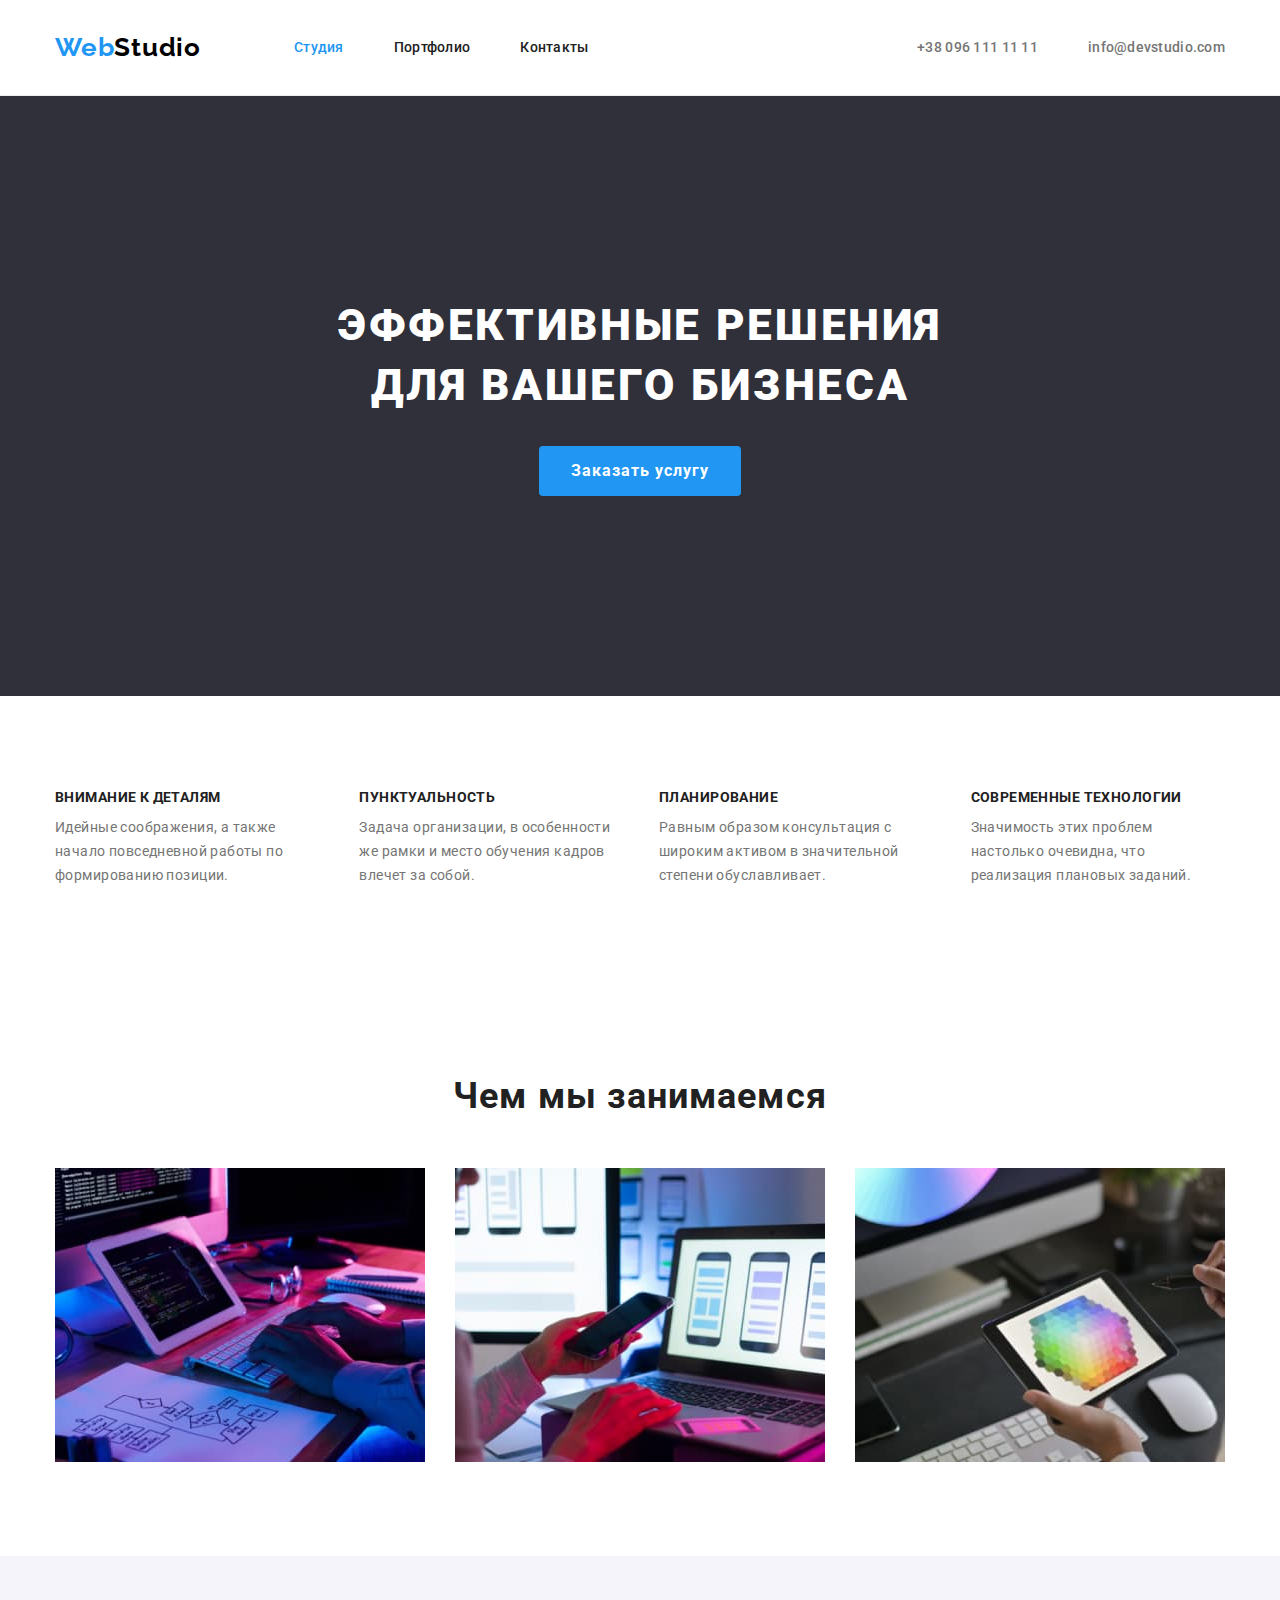
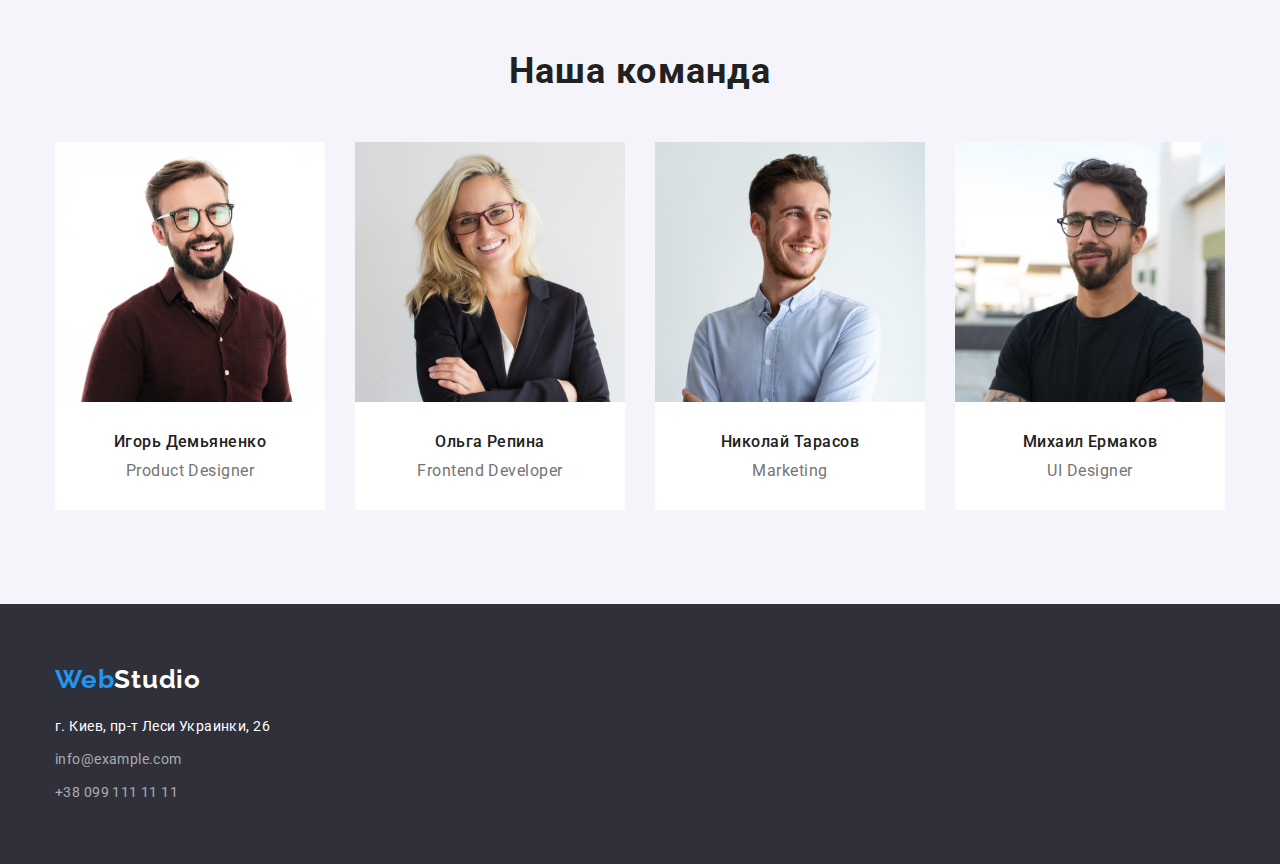
<file: index.html>
<!DOCTYPE html>
<html lang="ru">
<head>
    <meta charset="UTF-8">
    <meta http-equiv="X-UA-Compatible" content="IE=edge">
    <meta name="viewport" content="width=device-width, initial-scale=1.0">
    <title>Document</title>
    <link rel="stylesheet" href="https://cdnjs.cloudflare.com/ajax/libs/modern-normalize/1.1.0/modern-normalize.min.css">
    <link rel="preconnect" href="https://fonts.gstatic.com">
    <link href="https://fonts.googleapis.com/css2?family=Raleway:wght@700&family=Roboto:wght@400;500;700;900&display=swap"
        rel="stylesheet">
     <link rel="stylesheet" href="./css/styles.css">   
</head>

<body>
    <!--Header-section-->
<header class="header">
    <div class="container header-container">
        <nav class="navigation">
            <a class="logo link" href="./index.html">Web<span class="logo-color">Studio</span></a>
            <ul class="menu list">
                <li class="menu-item"><a class="menu-link link current" href="#">Студия</a></li>
                <li class="menu-item"><a class="menu-link link" href="./portfolio.html">Портфолио</a></li>
                <li class="menu-item"><a class="menu-link link" href="#">Контакты</a></li>
            </ul>
        </nav>
        <ul class="contact list">
            <li class="contact-item"><a class="contact-link link" href="tel:+380961111111">+38 096 111 11 11</a></li>
            <li class="contact-item"><a class="contact-link link" href="mailto:info@devstudio.com">info@devstudio.com</a></li>
        </ul>
        </div>    
    </header>
    <main>
        <!--Hero-section-->
        <section class="hero">
        <div class="container hero-container">
            <h1 class="hero-title">Эффективные решения для вашего бизнеса</h1>
            <button type="button" class="modal-btn">Заказать услугу</button>
        </div>
        </section>
        <!--Advantages-section-->
        <section class="about section">
            <div class="container about-container">
             <h2 hidden>Преимущества</h2>
              <ul class="about-list list">
                <li class="about-item">
                    <h3 class="about-title">Внимание к деталям</h3>
                    <p class="about-descr">Идейные соображения, а также начало повседневной работы по формированию позиции.</p>
                </li>
                <li class="about-item">
                    <h3 class="about-title">Пунктуальность</h3>
                    <p class="about-descr">Задача организации, в особенности же рамки и место обучения кадров влечет за собой.</p>
                </li>
                <li class="about-item">
                    <h3 class="about-title">Планирование</h3>
                    <p class="about-descr">Равным образом консультация с широким активом в значительной степени обуславливает.</p>
                </li>
                <li class="about-item">
                    <h3 class="about-title">Современные технологии</h3>
                    <p class="about-descr">Значимость этих проблем настолько очевидна, что реализация плановых заданий.</p>
                </li>
              </ul>
            </div>
        </section>
        <!--Work-examples-section-->
        <section class="work-menu section">
          <div class="container">
            <h2 class="work-title">Чем мы занимаемся</h2>
            <ul class="work-list list">
                <li class="work-item"><img src="./images/work_examples/laptop.jpg" alt="планшет" width="370" height="294">
                </li>
                <li class="work-item"><img src="./images/work_examples/mobile_in_hand.jpg" alt="смартфон в руке" width="370" height="294">
                </li>
                <li class="work-item"><img src="./images/work_examples/graphics.jpg" alt="графика" width="370" height="294"></li>
            </ul>
          </div>
        </section>
        <!--Team-section-->
        <section class="team section">
            <div class="container">
             <h2 class="team-title">Наша команда</h2>
              <ul class="team-menu list">
                <li class="team-item">
                    <img src="./images/team/igor_demyanenko.jpg" alt="парень в коричневой рубашке" width="270"
                        height="260">
                    <div class="team-about">
                        <h3 class="team-name">Игорь Демьяненко</h3>
                    <p class="team-descr" lang="en">Product Designer</p>
                </div>
                </li>
                   <li class="team-item">
                    <img src="./images/team/olga_repina.jpg" alt="девушка в черном пиджаке" width="270" height="260">
                    <div class="team-about">
                    <h3 class="team-name">Ольга Репина</h3>
                    <p class="team-descr" lang="en">Frontend Developer</p>
                    </div>    
                </li>
                <li class="team-item">
                    <img src="./images/team/nikolay_tarasov.jpg" alt="парень в голубой рубашке" width="270"
                        height="260">
                    <div class="team-about">
                        <h3 class="team-name">Николай Тарасов</h3>
                    <p class="team-descr" lang="en">Marketing</p>
                    </div>
                </li>
                <li class="team-item">
                    <img src="./images/team/michael_yermakov.jpg" alt="парень в черной футболке" width="270"
                        height="260">
                    <div class="team-about">
                        <h3 class="team-name">Михаил Ермаков</h3>
                    <p class="team-descr" lang="en">UI Designer</p>
                </div>
                </li>
            </ul>
            </div>
        </section>
    </main>
    <!--Footer-section-->
    <footer class="footer">
        <div class="container">
        <address class="footer-address">
            <a class="footer-link link" href="./index.html">Web<span class="footer-logo-color">Studio</span></a>
        </address>
        <ul class="footer-menu list">
            <li class="footer-item">
                <address class="footer-item-address">г. Киев, пр-т Леси Украинки, 26</address>
            </li>
            <li class="footer-item"><a class="footer-item-link link" href="mailto:info@example.com">info@example.com</a></li>
            <li class="footer-item"><a class="footer-item-link link" href="tel:+380991111111">+38 099 111 11 11</a></li>
        </ul>
        </div>
    </footer>
</body>
</html>
</file>
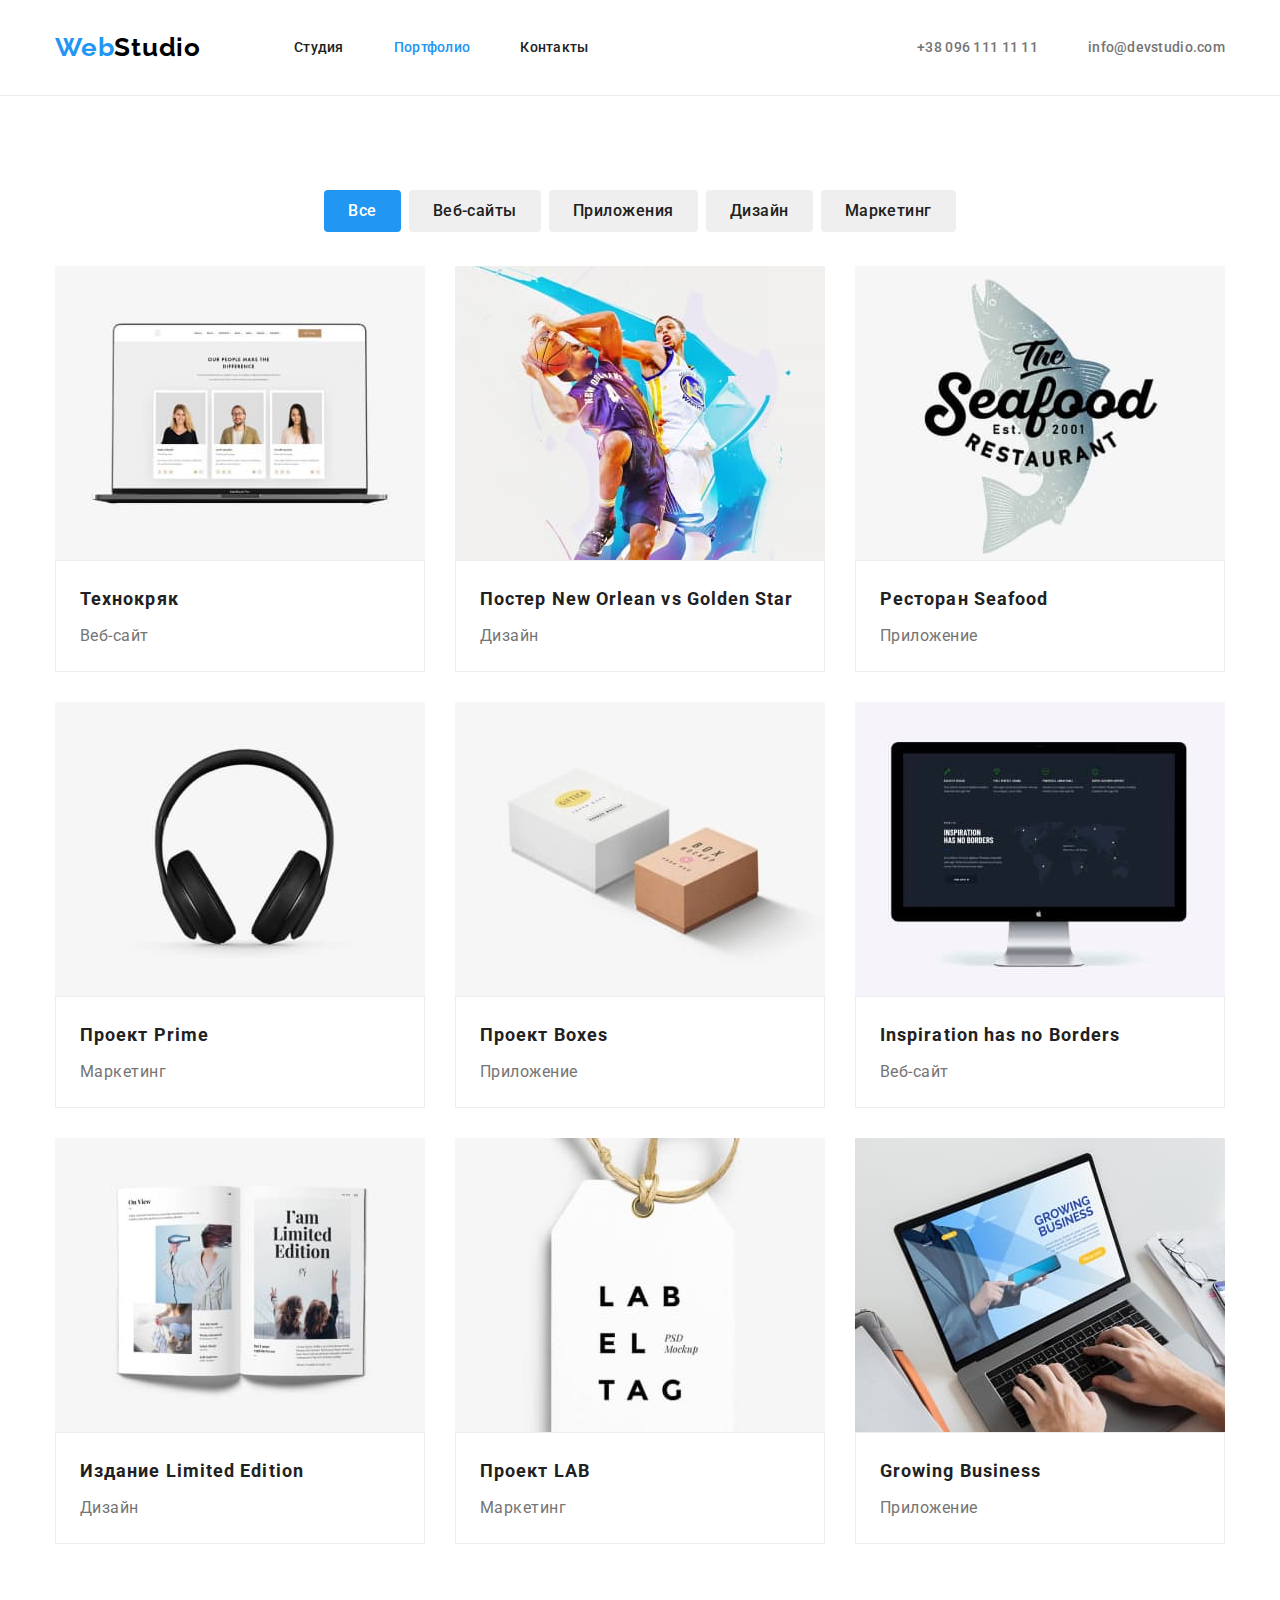
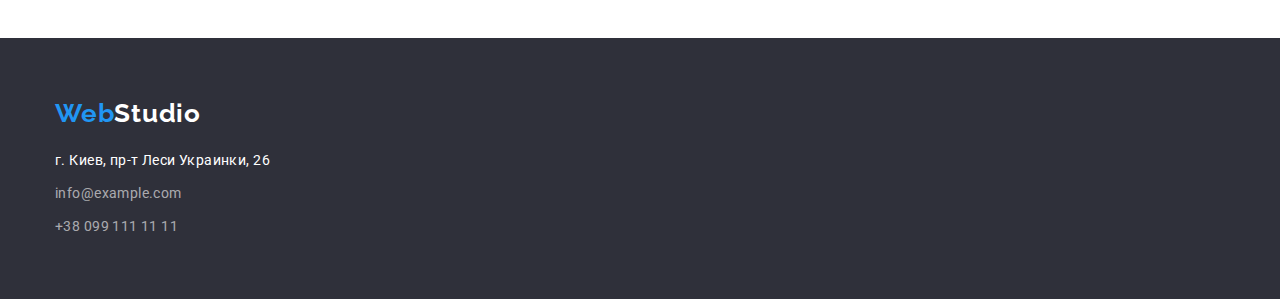
<file: portfolio.html>
<!DOCTYPE html>
<html lang="ru">
<head>
    <meta charset="UTF-8">
    <meta http-equiv="X-UA-Compatible" content="IE=edge">
    <meta name="viewport" content="width=device-width, initial-scale=1.0">
    <title>Document</title>
    <link rel="stylesheet" href="https://cdnjs.cloudflare.com/ajax/libs/modern-normalize/1.1.0/modern-normalize.min.css">
    <link rel="preconnect" href="https://fonts.gstatic.com">
    <link href="https://fonts.googleapis.com/css2?family=Raleway:wght@700&family=Roboto:wght@400;500;700;900&display=swap"
        rel="stylesheet">
    <link rel="stylesheet" href="./css/styles.css">
</head>
<body>
        <!--Header-section-->
        <header class="header">
            <div class="container header-container">
            <nav class="navigation">
                <a class="logo link" href="./index.html">Web<span class="logo-color">Studio</span></a>
                <ul class="menu list">
                    <li class="menu-item"><a class="menu-link link" href="./index.html">Студия</a></li>
                    <li class="menu-item"><a class="menu-link link current" href="#">Портфолио</a></li>
                    <li class="menu-item"><a class="menu-link link" href="#">Контакты</a></li>
                </ul>
            </nav>
            <ul class="contact list">
                <li class="contact-item"><a class="contact-link link" href="tel:+380961111111">+38 096 111 11 11</a></li>
                <li class="contact-item"><a class="contact-link link" href="mailto:info@devstudio.com">info@devstudio.com</a>
                </li>
            </ul>
            </div>
        </header>
    <main>
        <!--Filter-section-->
    <section class="filter section">
        <div class="container">
        <ul class="filter-list list">
            <li class="filter-item"><button type="button" class="filter-button current">Все</button></li>
            <li class="filter-item"><button type="button" class="filter-button">Веб-сайты</button></li>
            <li class="filter-item"><button type="button" class="filter-button">Приложения</button></li>
            <li class="filter-item"><button type="button" class="filter-button">Дизайн</button></li>
            <li class="filter-item"><button type="button" class="filter-button">Маркетинг</button></li>
        </ul>
    <!--Portfolio-section-->
        <ul class="portfolio list">
                    <li class="portfolio-item">
                        <a class="link portfolio-link" href="#">
                            <img src="./images/portfolio/tehnokryak.jpg" alt="экран ноутбука" width="370" height="294">
                        <div class="portfolio-card">
                            <h3 class="portfolio-title">Технокряк</h3>
                            <p class="portfolio-descr">Веб-сайт</p>
                        </div>
                        </a>
                    </li>
                    <li class="portfolio-item">
                        <a class="link portfolio-link" href="#">
                            <img src="./images/portfolio/poster.jpg" alt="игра в баскетбол" width="370" height="294">
                        <div class="portfolio-card">
                            <h3 class="portfolio-title">Постер New Orlean vs Golden Star</h3>
                            <p class="portfolio-descr">Дизайн</p>
                        </div>
                        </a>
                    </li>
                    <li class="portfolio-item">
                        <a class="link portfolio-link" href="#">
                            <img src="./images/portfolio/restaurant_seafood.jpg" alt="плакат с акулой" width="370" height="294">
                        <div class="portfolio-card">
                            <h3 class="portfolio-title">Ресторан Seafood</h3>
                            <p class="portfolio-descr">Приложение</p>
                        </div>   
                        </a>
                    </li>
                    <li class="portfolio-item">
                        <a class="link portfolio-link" href="#">
                            <img src="./images/portfolio/project_prime.jpg" alt="наушники" width="370" height="294">
                        <div class="portfolio-card">
                            <h3 class="portfolio-title">Проект Prime</h3>
                            <p class="portfolio-descr">Маркетинг</p>
                        </div>
                        </a>
                    </li>
                    <li class="portfolio-item">
                        <a class="link portfolio-link" href="#">
                            <img src="./images/portfolio/project_boxes.jpg" alt="две коробки" width="370" height="294">
                        <div class="portfolio-card">
                            <h3 class="portfolio-title">Проект Boxes</h3>
                            <p class="portfolio-descr">Приложение</p>
                        </div>
                        </a>
                    </li>
                    <li class="portfolio-item">
                        <a class="link portfolio-link" href="#">
                            <img src="./images/portfolio/inspiration.jpg" alt="экран компьютера" width="370" height="294">
                        <div class="portfolio-card">
                            <h3 class="portfolio-title">Inspiration has no Borders</h3>
                            <p class="portfolio-descr">Веб-сайт</p>
                        </div> 
                        </a>
                    </li>
                    <li class="portfolio-item">
                        <a class="link portfolio-link" href="#">
                            <img src="./images/portfolio/limited_edition.jpg" alt="открытая книга" width="370" height="294">
                        <div class="portfolio-card">
                            <h3 class="portfolio-title">Издание Limited Edition</h3>
                            <p class="portfolio-descr">Дизайн</p>
                        </div>  
                        </a>
                    </li>
                    <li class="portfolio-item">
                        <a class="link portfolio-link" href="#">
                            <img src="./images/portfolio/project_lab.jpg" alt="этикетка" width="370" height="294">
                        <div class="portfolio-card">
                            <h3 class="portfolio-title">Проект LAB</h3>
                            <p class="portfolio-descr">Маркетинг</p>
                        </div>
                        </a>
                    </li>
                    <li class="portfolio-item">
                        <a class="link portfolio-link" href="#">
                            <img src="./images/portfolio/growing_business.jpg" alt="ноутбук" width="370" height="294">
                        <div class="portfolio-card">
                            <h3 class="portfolio-title">Growing Business</h3>
                            <p class="portfolio-descr">Приложение</p>
                        </div>
                        </a>
                    </li>
            </ul>
        </div>
            </section>
    </main>     
    <!--Footer-section-->
    <footer class="footer">
    <div class="container">
        <address class="footer-address">
            <a class="footer-link link" href="./index.html">Web<span class="footer-logo-color">Studio</span></a>
        </address>
        <ul class="footer-menu list">
            <li class="footer-item">
                <address class="footer-item-address">г. Киев, пр-т Леси Украинки, 26</address>
            </li>
            <li class="footer-item"><a class="footer-item-link link" href="mailto:info@example.com">info@example.com</a>
            </li>
            <li class="footer-item"><a class="footer-item-link link" href="tel:+380991111111">+38 099 111 11 11</a></li>
        </ul>
    </div>
    </footer>
    </body>
</html>
</file>
<file: css/styles.css>
:root {
  --accnet-color: #2196f3;
  --text-color: #757575;
  --title-text-color: #212121;
}
h1,
h2,
h3,
h4,
h5,
h6,
p {
  margin-top: 0;
  margin-bottom: 0;
}
ul,
ol {
  margin-top: 0;
  margin-bottom: 0;
  padding-left: 0;
}
img {
  display: block;
}
.list {
  list-style: none;
}
.link {
  text-decoration: none;
}
body {
  font-family: "Roboto", sans-serif;
  font-weight: 400;
  color: #212121;
}
.container {
  width: 1200px;
  margin: 0 auto;
  padding-left: 15px;
  padding-right: 15px;
}
.section {
  padding-top: 94px;
  padding-bottom: 94px;
}

/*==============STUDIO STYLES===========*/
/*HEADER*/
.header {
  padding-top: 32px;
  padding-bottom: 32px;
  border-bottom-width: 1px;
  border-bottom-style: solid;
  border-bottom-color: #ececec;
}
.header-container {
  display: flex;
  align-items: center;
  justify-content: space-between;
}
.navigation {
  display: flex;
  align-items: center;
}
.menu {
  display: flex;
}
.contact {
  display: flex;
}
.logo {
  font-family: "Raleway", sans-serif;
  font-weight: bold;
  font-size: 26px;
  line-height: 1.19;
  letter-spacing: 0.03em;
  color: var(--accnet-color);
  margin-right: 93px;
}

.logo-color {
  color: #000000;
}
.menu-item:not(:last-child) {
  margin-right: 50px;
}
.menu-link {
  font-weight: 500;
  font-size: 14px;
  line-height: 1.14;
  letter-spacing: 0.02em;
  color: var(--title-text-color);
}
.menu-link:hover,
.menu-link:focus {
  color: var(--accnet-color);
}
.menu-link.current {
  color: var(--accnet-color);
}
.contact-link {
  font-weight: 500;
  font-size: 14px;
  line-height: 1.14;
  letter-spacing: 0.02em;
  color: var(--text-color);
}

.contact-link:hover,
.contact-link:focus {
  color: var(--accnet-color);
}
.contact-item:not(:first-child) {
  margin-left: 50px;
}
/*END HEADER*/

/*HERO*/
.hero {
  background-color: #2f303a;
  text-align: center;
}
.hero-container {
  padding-top: 200px;
  padding-bottom: 200px;
}
.hero-title {
  font-weight: 900;
  font-size: 44px;
  line-height: 1.36;
  text-align: center;
  letter-spacing: 0.06em;
  text-transform: uppercase;
  color: #ffffff;
  max-width: 696px;
  margin: 0px auto;
  margin-bottom: 30px;
}
.modal-btn {
  font-weight: bold;
  font-size: 16px;
  line-height: 1.88;
  display: flex;
  align-items: center;
  text-align: center;
  margin: 0 auto;
  letter-spacing: 0.06em;
  color: #ffffff;
  background: #2196f3;
  cursor: pointer;
  border: transparent;
  padding-left: 32px;
  padding-top: 10px;
  padding-right: 32px;
  padding-bottom: 10px;
  border-radius: 4px;
}
.modal-btn:hover,
.modal-btn:focus {
  background-color: #2196f3;
  color: #ffffff;
}
/*END HERO*/

/*ADVANTAGES*/
.about-list {
  display: flex;
  margin-left: -30px;
}
.about-item {
  margin-left: 30px;
}
.about-title {
  font-weight: bold;
  font-size: 14px;
  line-height: 1.14;
  letter-spacing: 0.03em;
  text-transform: uppercase;
  color: var(--title-text-color);
  margin-bottom: 10px;
}
.about-descr {
  font-size: 14px;
  line-height: 1.71;
  letter-spacing: 0.03em;
  color: var(--text-color);
}
/*END ADVANTAGES*/

/*WORK EXAMPLES*/
.work-title {
  font-weight: bold;
  font-size: 36px;
  line-height: 1.17;
  text-align: center;
  letter-spacing: 0.03em;
  color: var(--title-text-color);
  margin-bottom: 50px;
}
.work-list {
  display: flex;
  justify-content: space-between;
}
/*END WORK EXAMPLES*/

/*TEAM*/
.team {
  background: #f5f4fa;
}
.team-menu {
  display: flex;
  margin-left: -30px;
  margin-top: -30px;
}

.team-item {
  margin-left: 30px;
  margin-top: 30px;
}
.team-title {
  font-weight: bold;
  font-size: 36px;
  line-height: 1.17;
  text-align: center;
  letter-spacing: 0.03em;
  color: var(--title-text-color);
  margin-bottom: 50px;
}
.team-name {
  font-weight: 500;
  font-size: 16px;
  line-height: 1.19;
  text-align: center;
  letter-spacing: 0.03em;
  color: var(--title-text-color);
  margin-bottom: 10px;
}
.team-descr {
  font-size: 16px;
  line-height: 1.19;
  text-align: center;
  letter-spacing: 0.03em;
  color: var(--text-color);
}
.team-about {
  background-color: #ffffff;
  border-radius: 0px 0px 4px 4px;
  padding-top: 30px;
  padding-bottom: 30px;
}
/*END TEAM*/

/*FOOTER*/
.footer {
  background: #2f303a;
  padding-bottom: 60px;
  padding-top: 60px;
}
.footer-link {
  font-family: Raleway;
  font-style: normal;
  font-weight: bold;
  font-size: 26px;
  line-height: 1.19;
  letter-spacing: 0.03em;
  color: var(--accnet-color);
}
.footer-logo-color {
  color: #ffffff;
}
.footer-item-link {
  font-style: normal;
  font-size: 14px;
  line-height: 1.71;
  letter-spacing: 0.03em;
  color: rgba(255, 255, 255, 0.6);
}
.footer-item-link:hover,
.footer-item-link:focus {
  color: var(--accnet-color);
}
.footer-address {
  margin-bottom: 20px;
}
.footer-menu {
  margin-bottom: -9px;
}
.footer-item {
  margin-bottom: 9px;
}
.footer-item-address {
  font-style: normal;
  font-size: 14px;
  line-height: 1.71;
  letter-spacing: 0.03em;
  color: #ffffff;
}
/*END FOOTER*/
/*==============PORTFOLIO STYLES===========*/
/*FILTER*/
.filter-list {
  display: flex;
  justify-content: center;
  margin-bottom: 34px;
}
.filter-item:not(:first-child) {
  margin-left: 8px;
}
.filter-button {
  font-weight: 500;
  font-size: 16px;
  line-height: 1.63;
  text-align: center;
  letter-spacing: 0.03em;
  color: var(--title-text-color);
  cursor: pointer;
  padding-left: 22px;
  padding-top: 6px;
  padding-right: 22px;
  padding-bottom: 6px;
  border-radius: 4px;
  border-color: transparent;
}
.filter-button:hover,
.filter-button:focus {
  background-color: var(--accnet-color);
  color: #ffffff;
}
.filter-button.current {
  background-color: var(--accnet-color);
  color: #ffffff;
}

/*END FILTER*/

/*PORTFOLIO*/
.portfolio {
  display: flex;
  flex-wrap: wrap;
  margin-left: -30px;
  margin-top: -30px;
}
.portfolio-item {
  margin-left: 30px;
  margin-top: 30px;
}
.portfolio-link {
  display: block;
}
.portfolio-card {
  background: #ffffff;
  border: 1px solid #eeeeee;
  box-sizing: border-box;
  padding-left: 24px;
  padding-top: 20px;
  padding-right: 24px;
  padding-bottom: 20px;
}
.portfolio-title {
  font-weight: bold;
  font-size: 18px;
  line-height: 2;
  letter-spacing: 0.06em;
  color: var(--title-text-color);
  margin-bottom: 4px;
}
.portfolio-descr {
  font-size: 16px;
  line-height: 1.88;
  letter-spacing: 0.03em;
  color: var(--text-color);
}
/*END PORTFOLIO*/
</file>
